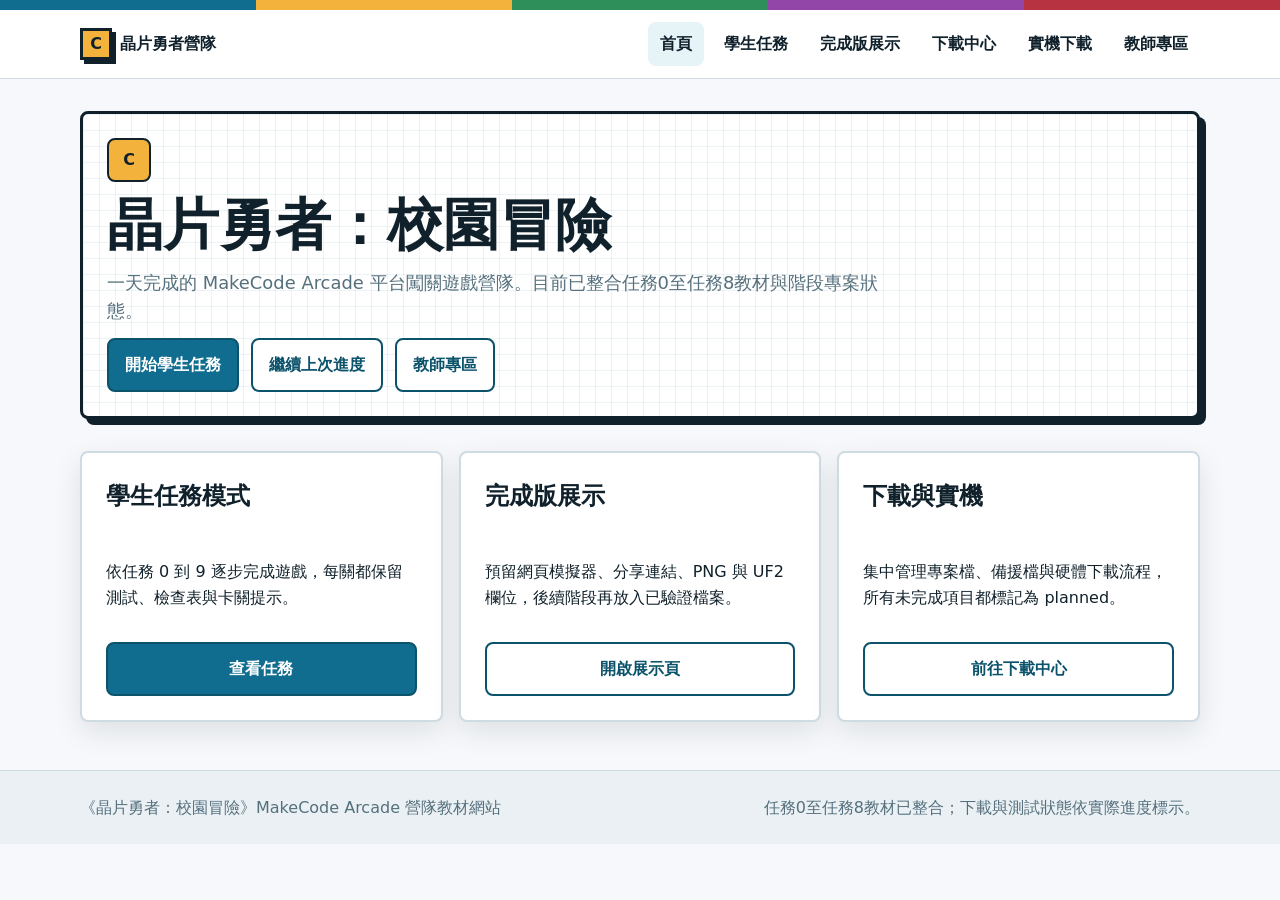
<file: index.html>
<!doctype html>
<html lang="zh-Hant">
  <head>
    <meta charset="utf-8">
    <meta name="viewport" content="width=device-width, initial-scale=1">
    <title>晶片勇者：校園冒險｜MakeCode Arcade營隊</title>
    <link rel="stylesheet" href="css/base.css">
    <link rel="stylesheet" href="css/layout.css">
    <link rel="stylesheet" href="css/components.css">
    <link rel="stylesheet" href="css/pixel-theme.css">
    <link rel="stylesheet" href="css/print.css">
    <script src="js/app.js?v=phase8" defer></script>
  </head>
  <body>
    <a class="skip-link" href="#main">跳到主要內容</a>
    <header class="site-header" data-site-header></header>
    <main class="page" id="main">
      <section class="page-header hero-panel">
        <span class="icon-tile" aria-hidden="true">C</span>
        <h1 class="page-title">晶片勇者：校園冒險</h1>
        <p class="page-lede">一天完成的 MakeCode Arcade 平台闖關遊戲營隊。目前已整合任務0至任務8教材與階段專案狀態。</p>
        <div class="actions">
          <a class="btn" href="student.html">開始學生任務</a>
          <a class="btn secondary" data-continue-link href="lesson.html?lesson=0">繼續上次進度</a>
          <a class="btn secondary" href="teacher.html">教師專區</a>
        </div>
      </section>

      <section class="section grid three" aria-label="主要入口">
        <article class="card"><div class="card-body stack"><h2>學生任務模式</h2><p>依任務 0 到 9 逐步完成遊戲，每關都保留測試、檢查表與卡關提示。</p><a class="btn" href="student.html">查看任務</a></div></article>
        <article class="card"><div class="card-body stack"><h2>完成版展示</h2><p>預留網頁模擬器、分享連結、PNG 與 UF2 欄位，後續階段再放入已驗證檔案。</p><a class="btn secondary" href="playground.html">開啟展示頁</a></div></article>
        <article class="card"><div class="card-body stack"><h2>下載與實機</h2><p>集中管理專案檔、備援檔與硬體下載流程，所有未完成項目都標記為 planned。</p><a class="btn secondary" href="downloads.html">前往下載中心</a></div></article>
      </section>
    </main>
    <footer class="site-footer" data-site-footer></footer>
  </body>
</html>
</file>
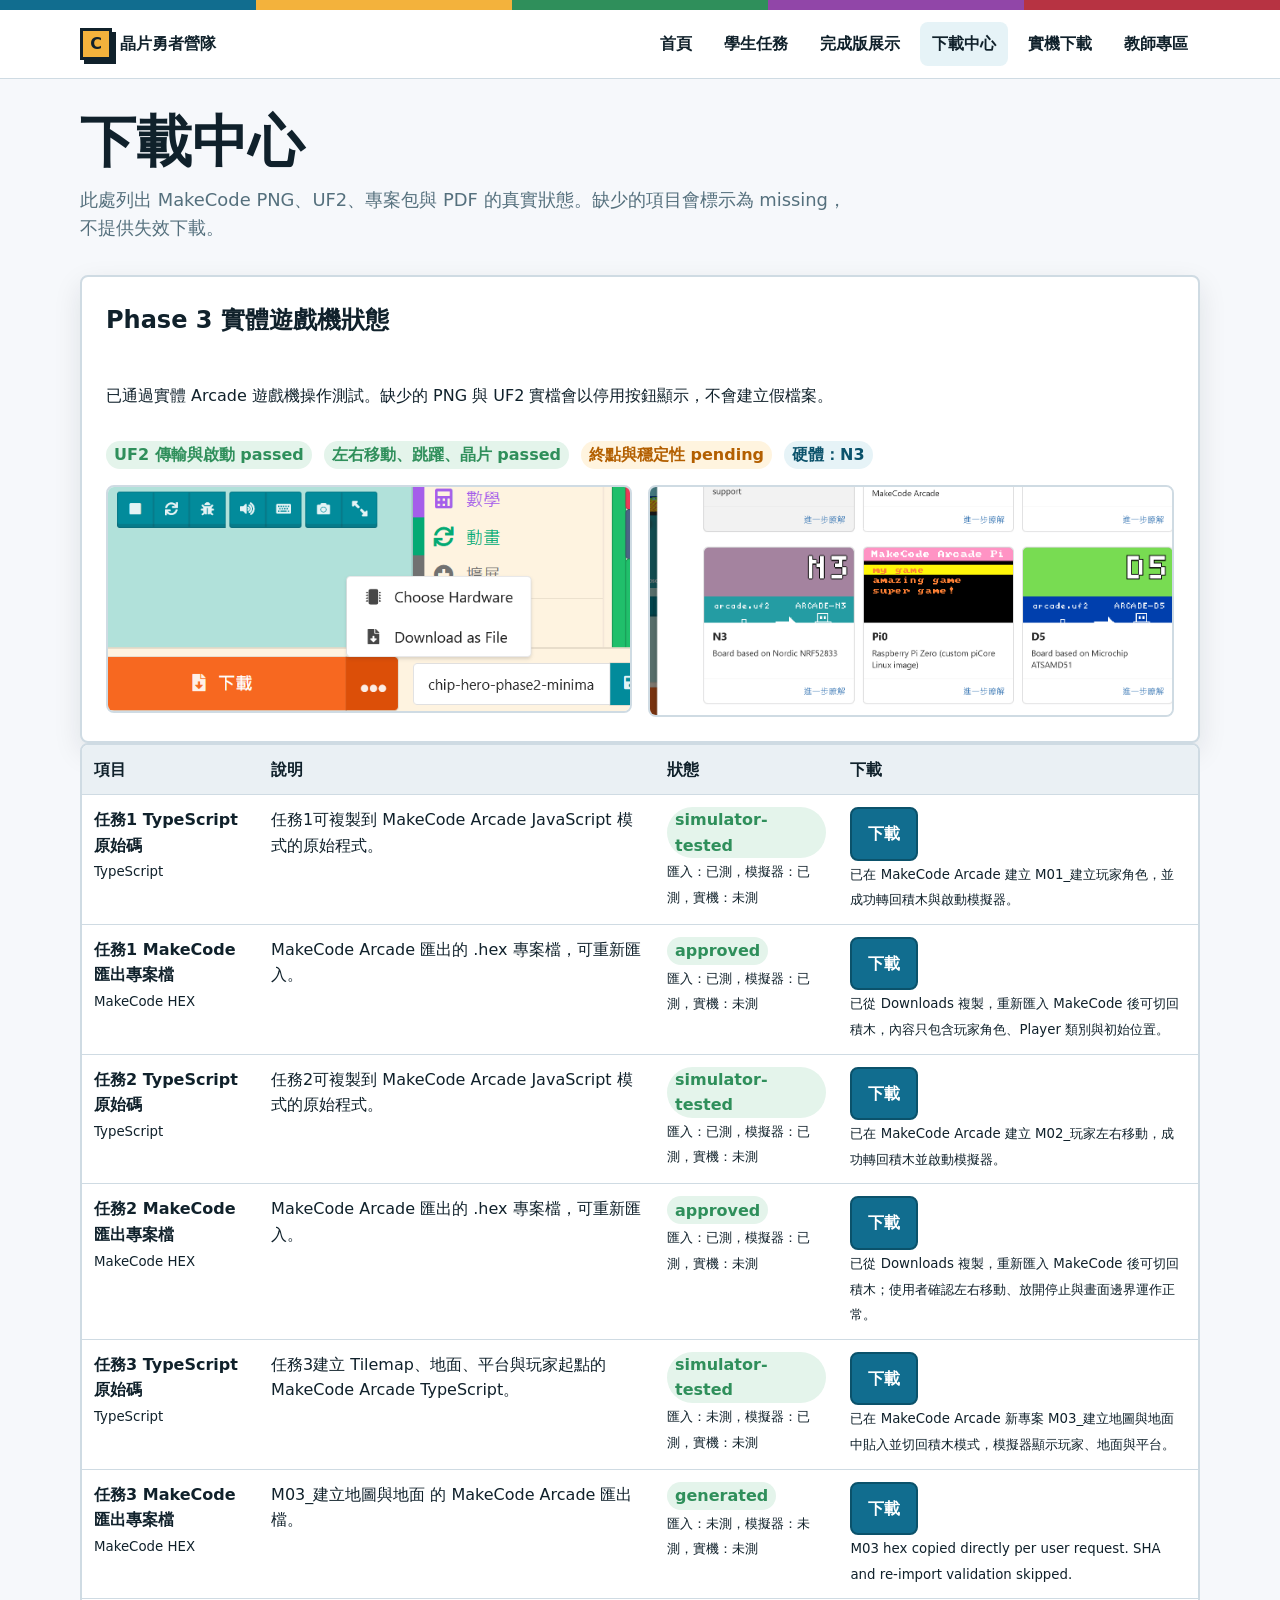
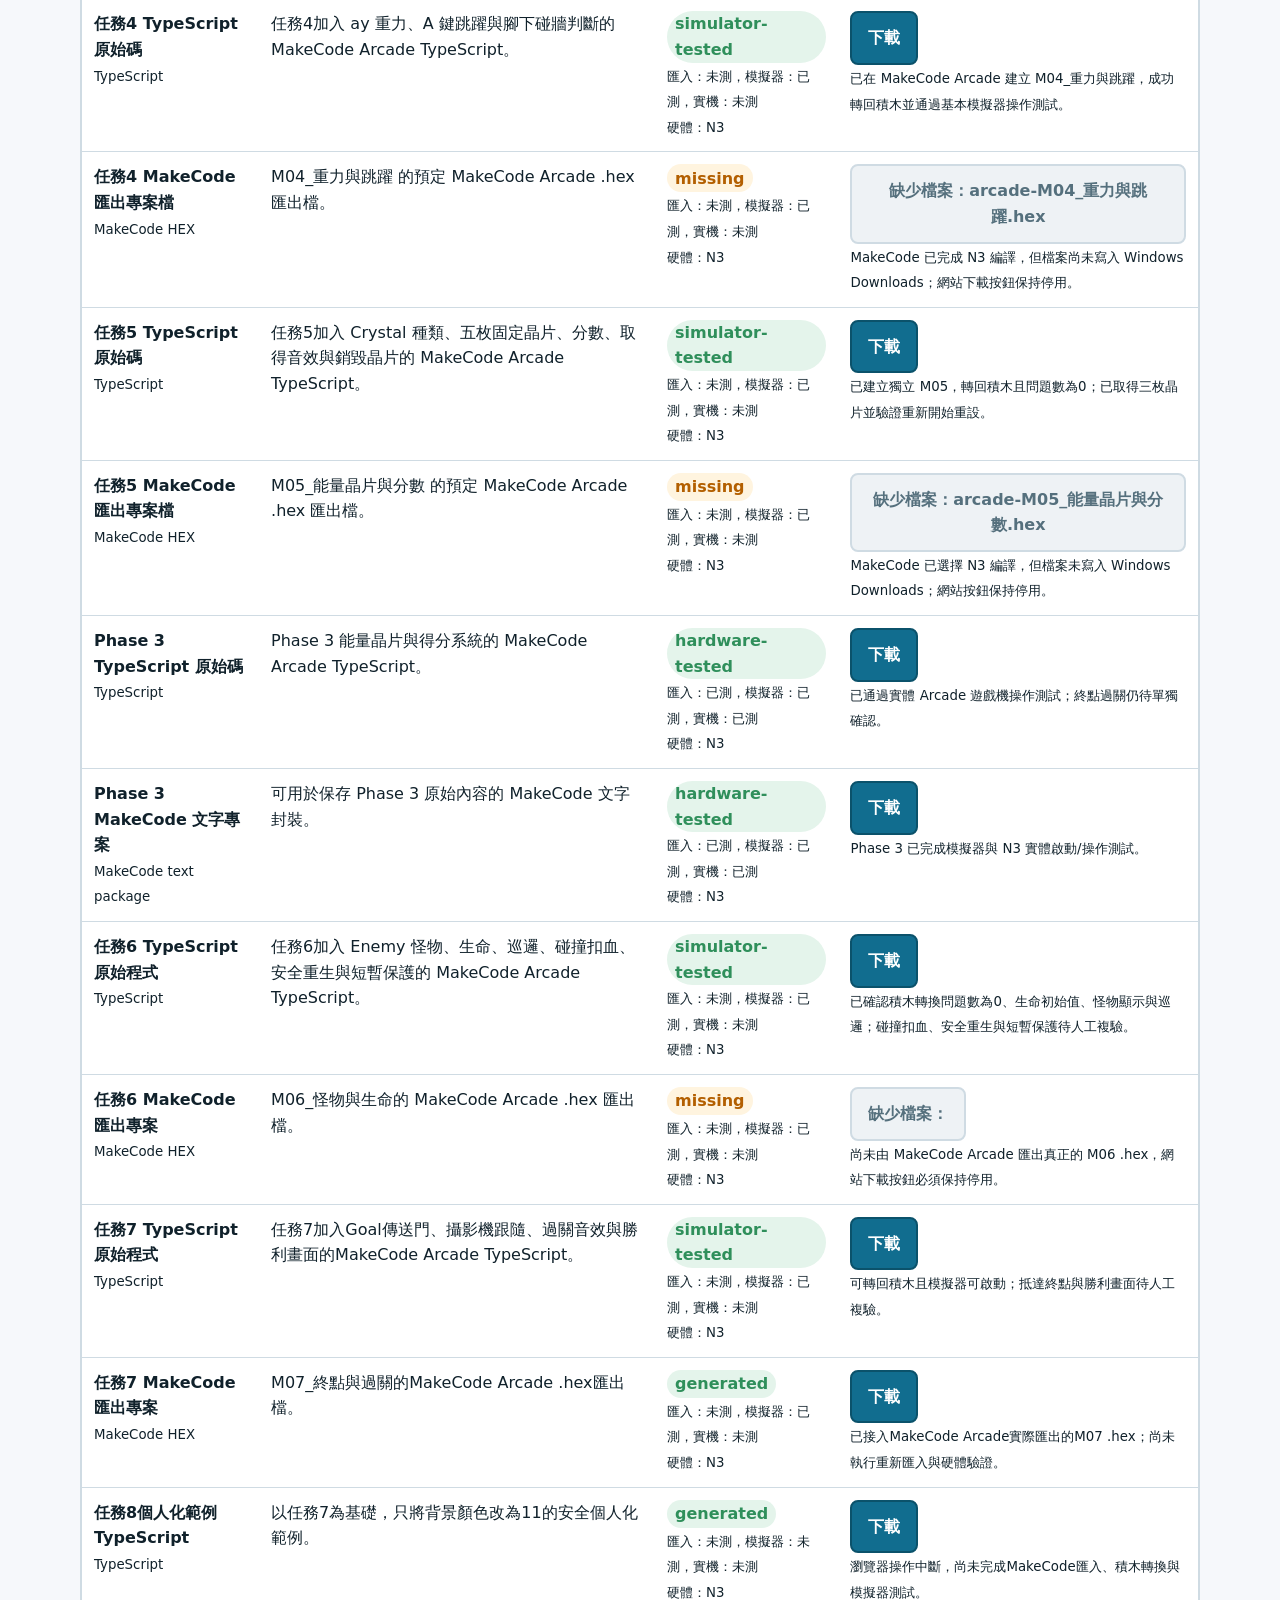
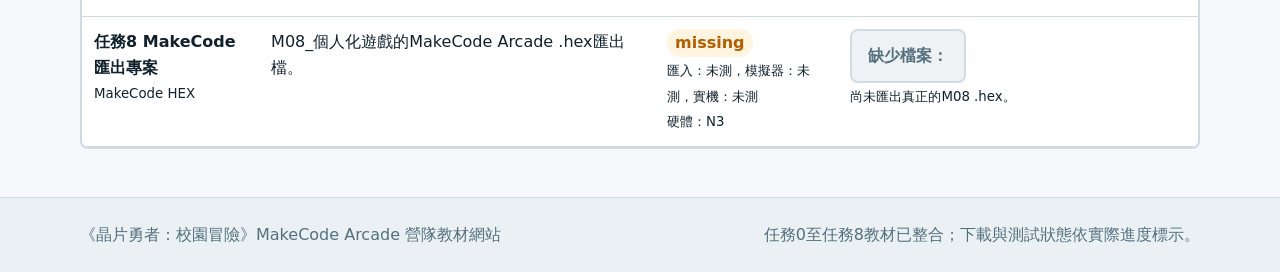
<file: downloads.html>
<!doctype html>
<html lang="zh-Hant">
  <head>
    <meta charset="utf-8">
    <meta name="viewport" content="width=device-width, initial-scale=1">
    <title>下載中心｜晶片勇者營隊</title>
    <link rel="stylesheet" href="css/base.css">
    <link rel="stylesheet" href="css/layout.css">
    <link rel="stylesheet" href="css/components.css">
    <link rel="stylesheet" href="css/pixel-theme.css">
    <script src="js/app.js?v=20260703-m07" defer></script>
    <script src="js/downloads.js?v=20260703-m07" defer></script>
  </head>
  <body>
    <a class="skip-link" href="#main">跳到主要內容</a>
    <header class="site-header" data-site-header></header>
    <main class="page" id="main">
      <header class="page-header">
        <h1 class="page-title">下載中心</h1>
        <p class="page-lede">此處列出 MakeCode PNG、UF2、專案包與 PDF 的真實狀態。缺少的項目會標示為 missing，不提供失效下載。</p>
      </header>
      <section class="section card">
        <div class="card-body stack">
          <h2>Phase 3 實體遊戲機狀態</h2>
          <p>已通過實體 Arcade 遊戲機操作測試。缺少的 PNG 與 UF2 實檔會以停用按鈕顯示，不會建立假檔案。</p>
          <div class="actions">
            <span class="badge good">UF2 傳輸與啟動 passed</span>
            <span class="badge good">左右移動、跳躍、晶片 passed</span>
            <span class="badge warn">終點與穩定性 pending</span>
            <span class="badge">硬體：N3</span>
          </div>
          <div class="grid two">
            <img class="evidence-image" src="assets/screenshots/phase3-hardware-download-options.png" alt="MakeCode Arcade下載選項截圖">
            <img class="evidence-image" src="assets/screenshots/phase3-hardware-n3-selection.png" alt="MakeCode Arcade N3硬體選擇截圖">
          </div>
        </div>
      </section>
      <section data-downloads-table></section>
    </main>
    <footer class="site-footer" data-site-footer></footer>
  </body>
</html>
</file>
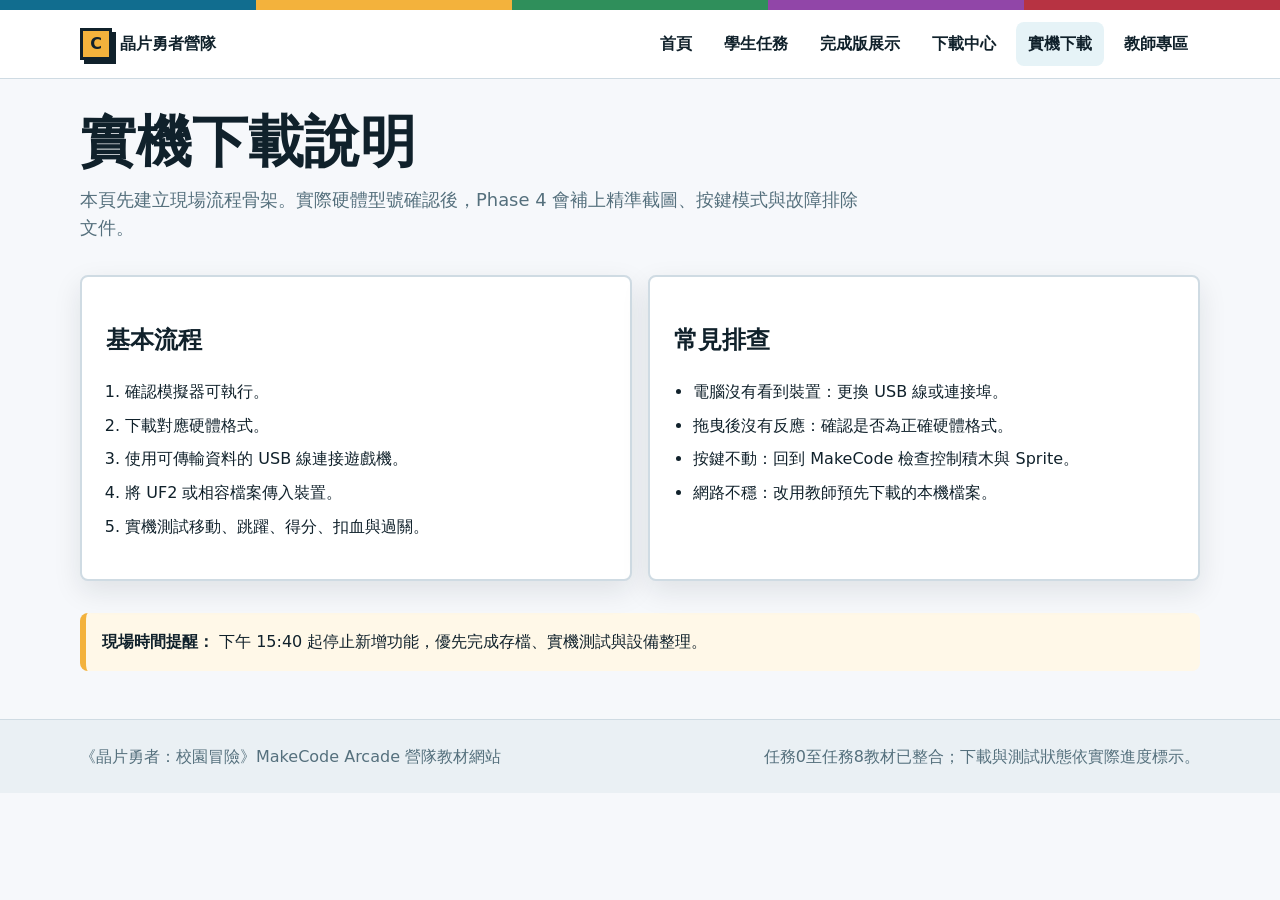
<file: hardware.html>
<!doctype html>
<html lang="zh-Hant">
  <head>
    <meta charset="utf-8">
    <meta name="viewport" content="width=device-width, initial-scale=1">
    <title>實機下載說明｜晶片勇者營隊</title>
    <link rel="stylesheet" href="css/base.css">
    <link rel="stylesheet" href="css/layout.css">
    <link rel="stylesheet" href="css/components.css">
    <link rel="stylesheet" href="css/pixel-theme.css">
    <script src="js/app.js?v=phase8" defer></script>
  </head>
  <body>
    <a class="skip-link" href="#main">跳到主要內容</a>
    <header class="site-header" data-site-header></header>
    <main class="page" id="main">
      <header class="page-header">
        <h1 class="page-title">實機下載說明</h1>
        <p class="page-lede">本頁先建立現場流程骨架。實際硬體型號確認後，Phase 4 會補上精準截圖、按鍵模式與故障排除文件。</p>
      </header>
      <section class="grid two">
        <article class="card"><div class="card-body"><h2>基本流程</h2><ol class="info-list"><li>確認模擬器可執行。</li><li>下載對應硬體格式。</li><li>使用可傳輸資料的 USB 線連接遊戲機。</li><li>將 UF2 或相容檔案傳入裝置。</li><li>實機測試移動、跳躍、得分、扣血與過關。</li></ol></div></article>
        <article class="card"><div class="card-body"><h2>常見排查</h2><ul class="info-list"><li>電腦沒有看到裝置：更換 USB 線或連接埠。</li><li>拖曳後沒有反應：確認是否為正確硬體格式。</li><li>按鍵不動：回到 MakeCode 檢查控制積木與 Sprite。</li><li>網路不穩：改用教師預先下載的本機檔案。</li></ul></div></article>
      </section>
      <section class="section callout">
        <strong>現場時間提醒：</strong>
        <span>下午 15:40 起停止新增功能，優先完成存檔、實機測試與設備整理。</span>
      </section>
    </main>
    <footer class="site-footer" data-site-footer></footer>
  </body>
</html>
</file>
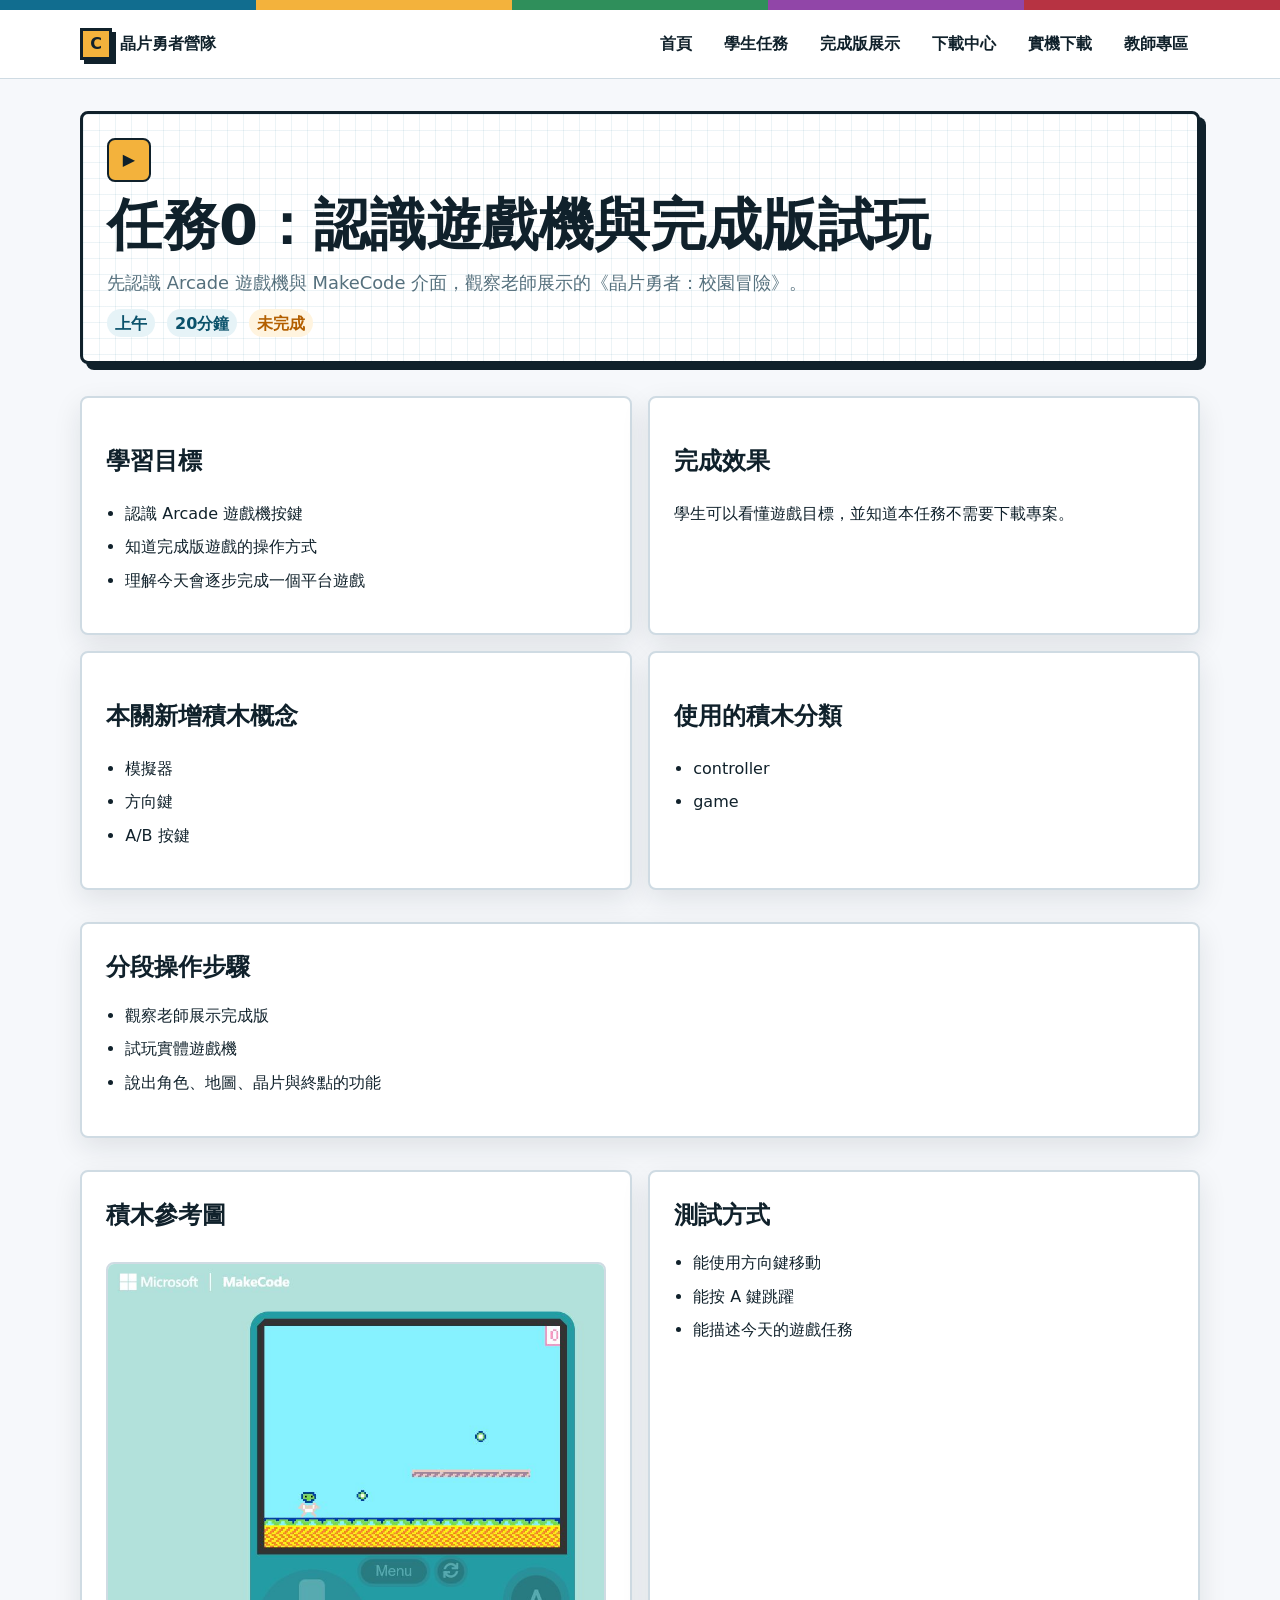
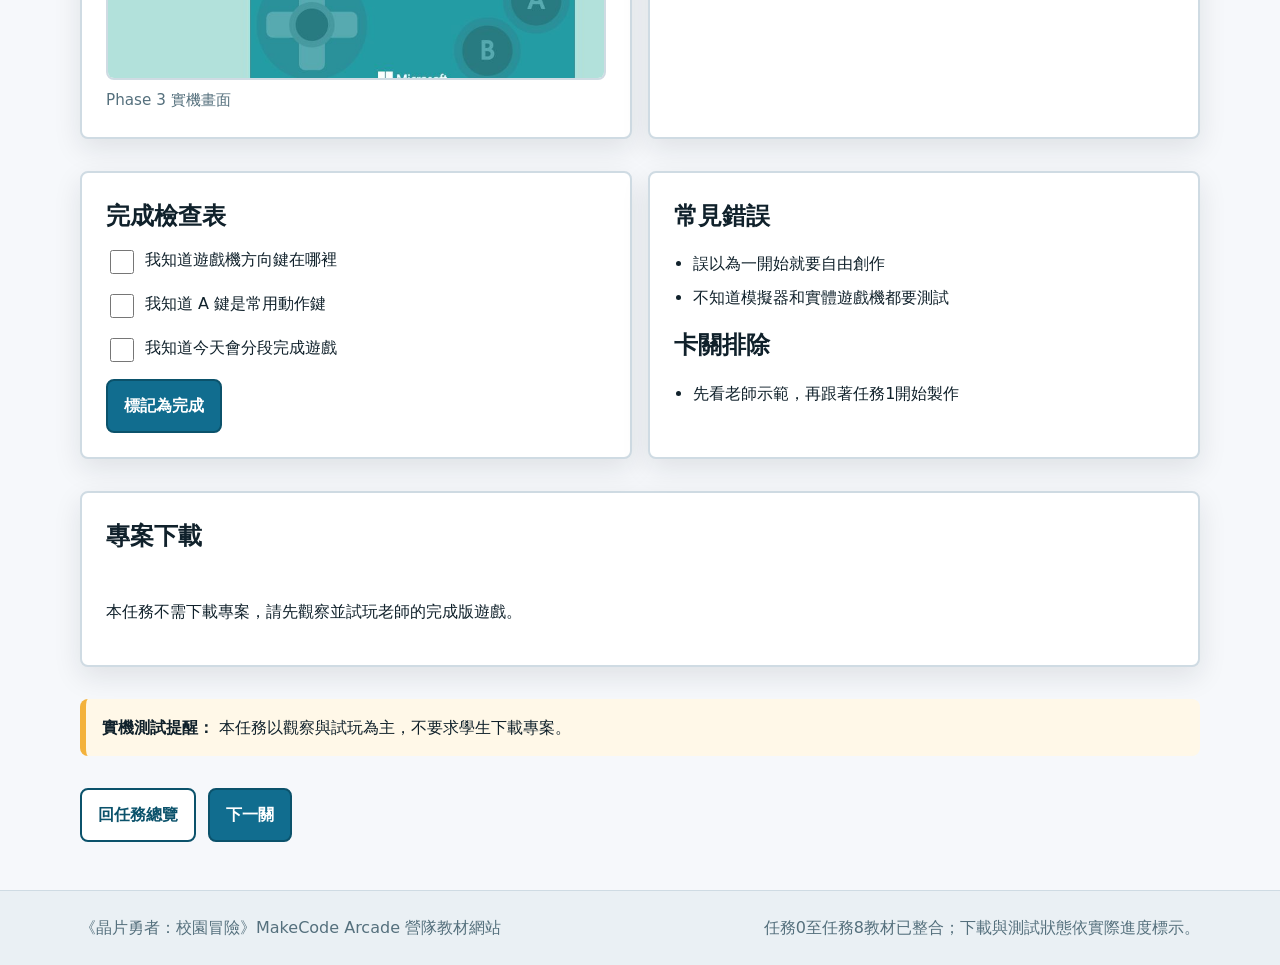
<file: lesson.html>
<!doctype html>
<html lang="zh-Hant">
  <head>
    <meta charset="utf-8">
    <meta name="viewport" content="width=device-width, initial-scale=1">
    <title>任務頁｜晶片勇者營隊</title>
    <link rel="stylesheet" href="css/base.css">
    <link rel="stylesheet" href="css/layout.css">
    <link rel="stylesheet" href="css/components.css">
    <link rel="stylesheet" href="css/pixel-theme.css">
    <script src="js/app.js?v=phase8" defer></script>
    <script src="js/lesson.js" defer></script>
  </head>
  <body>
    <a class="skip-link" href="#main">跳到主要內容</a>
    <header class="site-header" data-site-header></header>
    <main class="page" id="main" data-lesson-root></main>
    <footer class="site-footer" data-site-footer></footer>
  </body>
</html>
</file>
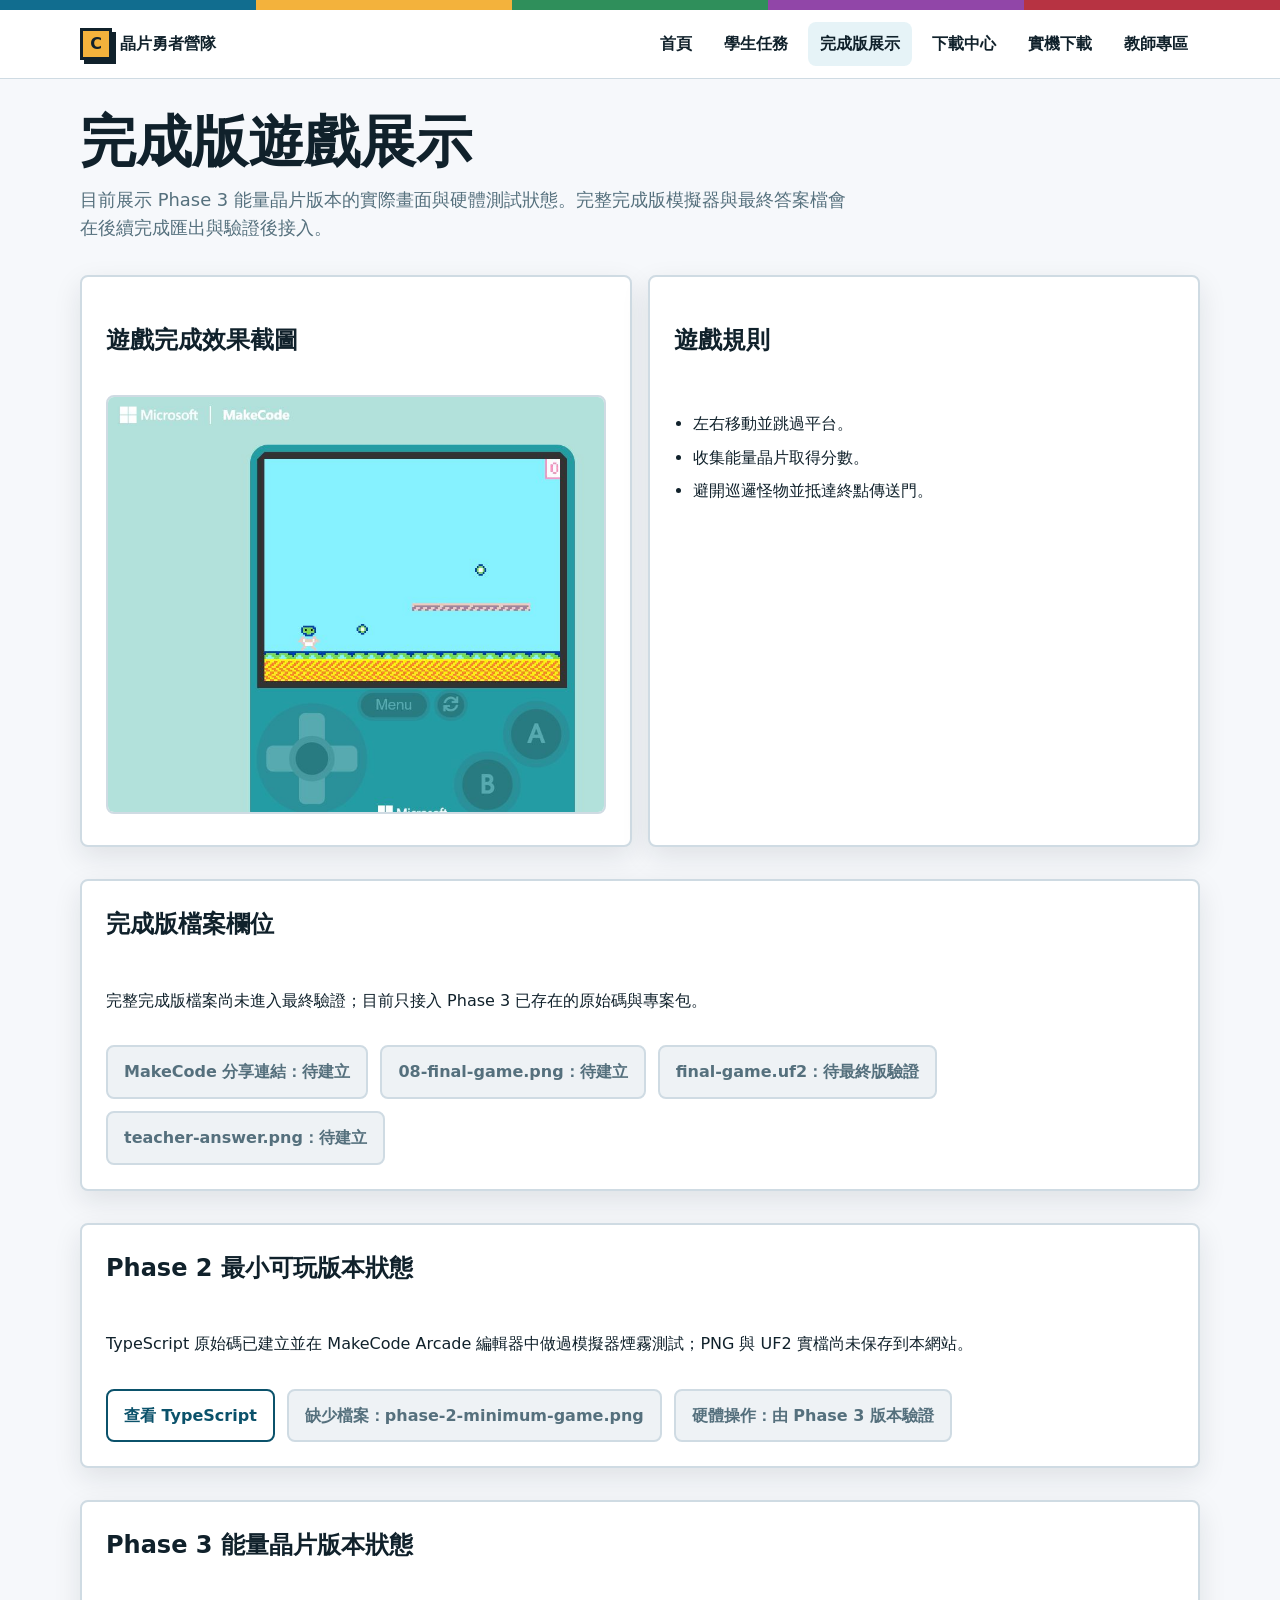
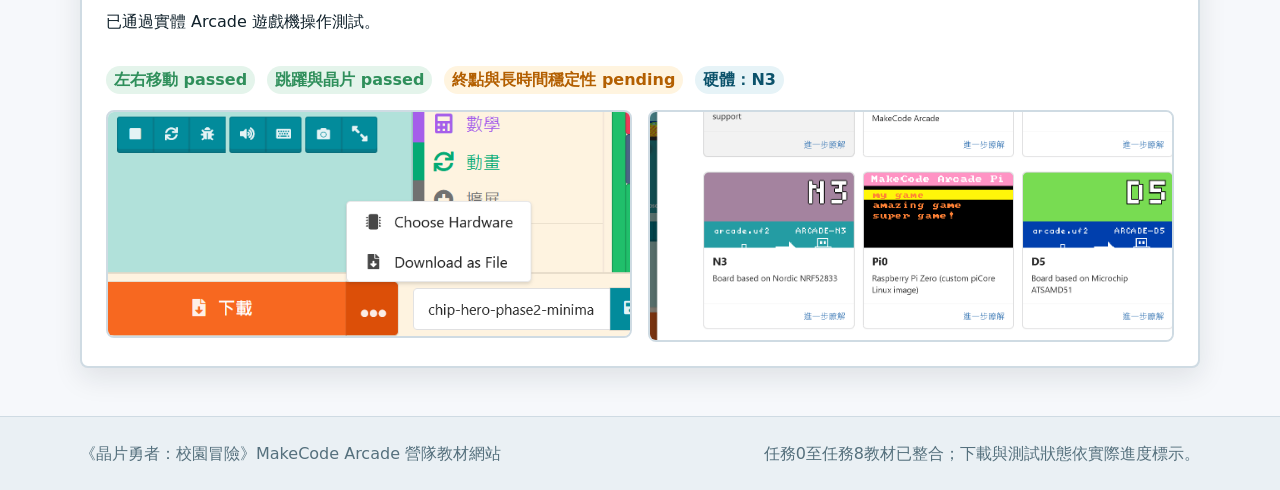
<file: playground.html>
<!doctype html>
<html lang="zh-Hant">
  <head>
    <meta charset="utf-8">
    <meta name="viewport" content="width=device-width, initial-scale=1">
    <title>完成版遊戲展示｜晶片勇者營隊</title>
    <link rel="stylesheet" href="css/base.css">
    <link rel="stylesheet" href="css/layout.css">
    <link rel="stylesheet" href="css/components.css">
    <link rel="stylesheet" href="css/pixel-theme.css">
    <script src="js/app.js?v=phase8" defer></script>
  </head>
  <body>
    <a class="skip-link" href="#main">跳到主要內容</a>
    <header class="site-header" data-site-header></header>
    <main class="page" id="main">
      <header class="page-header">
        <h1 class="page-title">完成版遊戲展示</h1>
        <p class="page-lede">目前展示 Phase 3 能量晶片版本的實際畫面與硬體測試狀態。完整完成版模擬器與最終答案檔會在後續完成匯出與驗證後接入。</p>
      </header>
      <section class="grid two">
        <div class="card"><div class="card-body stack"><h2>遊戲完成效果截圖</h2><a href="assets/screenshots/phase-3-game-preview.png" target="_blank" rel="noopener"><img class="evidence-image" src="assets/screenshots/phase-3-game-preview.png" alt="Phase 3能量晶片遊戲畫面"></a></div></div>
        <div class="card"><div class="card-body stack"><h2>遊戲規則</h2><ul class="info-list"><li>左右移動並跳過平台。</li><li>收集能量晶片取得分數。</li><li>避開巡邏怪物並抵達終點傳送門。</li></ul></div></div>
      </section>
      <section class="section card">
        <div class="card-body stack">
          <h2>完成版檔案欄位</h2>
          <p>完整完成版檔案尚未進入最終驗證；目前只接入 Phase 3 已存在的原始碼與專案包。</p>
          <div class="actions">
            <button class="btn is-disabled" disabled>MakeCode 分享連結：待建立</button>
            <button class="btn is-disabled" disabled>08-final-game.png：待建立</button>
            <button class="btn is-disabled" disabled>final-game.uf2：待最終版驗證</button>
            <button class="btn is-disabled" disabled>teacher-answer.png：待建立</button>
          </div>
        </div>
      </section>
      <section class="section card">
        <div class="card-body stack">
          <h2>Phase 2 最小可玩版本狀態</h2>
          <p>TypeScript 原始碼已建立並在 MakeCode Arcade 編輯器中做過模擬器煙霧測試；PNG 與 UF2 實檔尚未保存到本網站。</p>
          <div class="actions">
            <a class="btn secondary" href="arcade-projects/phase2-minimal/main.ts">查看 TypeScript</a>
            <button class="btn is-disabled" disabled>缺少檔案：phase-2-minimum-game.png</button>
            <button class="btn is-disabled" disabled>硬體操作：由 Phase 3 版本驗證</button>
          </div>
        </div>
      </section>
      <section class="section card">
        <div class="card-body stack">
          <h2>Phase 3 能量晶片版本狀態</h2>
          <p>已通過實體 Arcade 遊戲機操作測試。</p>
          <div class="actions">
            <span class="badge good">左右移動 passed</span>
            <span class="badge good">跳躍與晶片 passed</span>
            <span class="badge warn">終點與長時間穩定性 pending</span>
            <span class="badge">硬體：N3</span>
          </div>
          <div class="grid two">
            <img class="evidence-image" src="assets/screenshots/phase3-hardware-download-options.png" alt="Phase 3下載選項截圖">
            <img class="evidence-image" src="assets/screenshots/phase3-hardware-n3-selection.png" alt="Phase 3 N3硬體選擇截圖">
          </div>
        </div>
      </section>
    </main>
    <footer class="site-footer" data-site-footer></footer>
  </body>
</html>
</file>
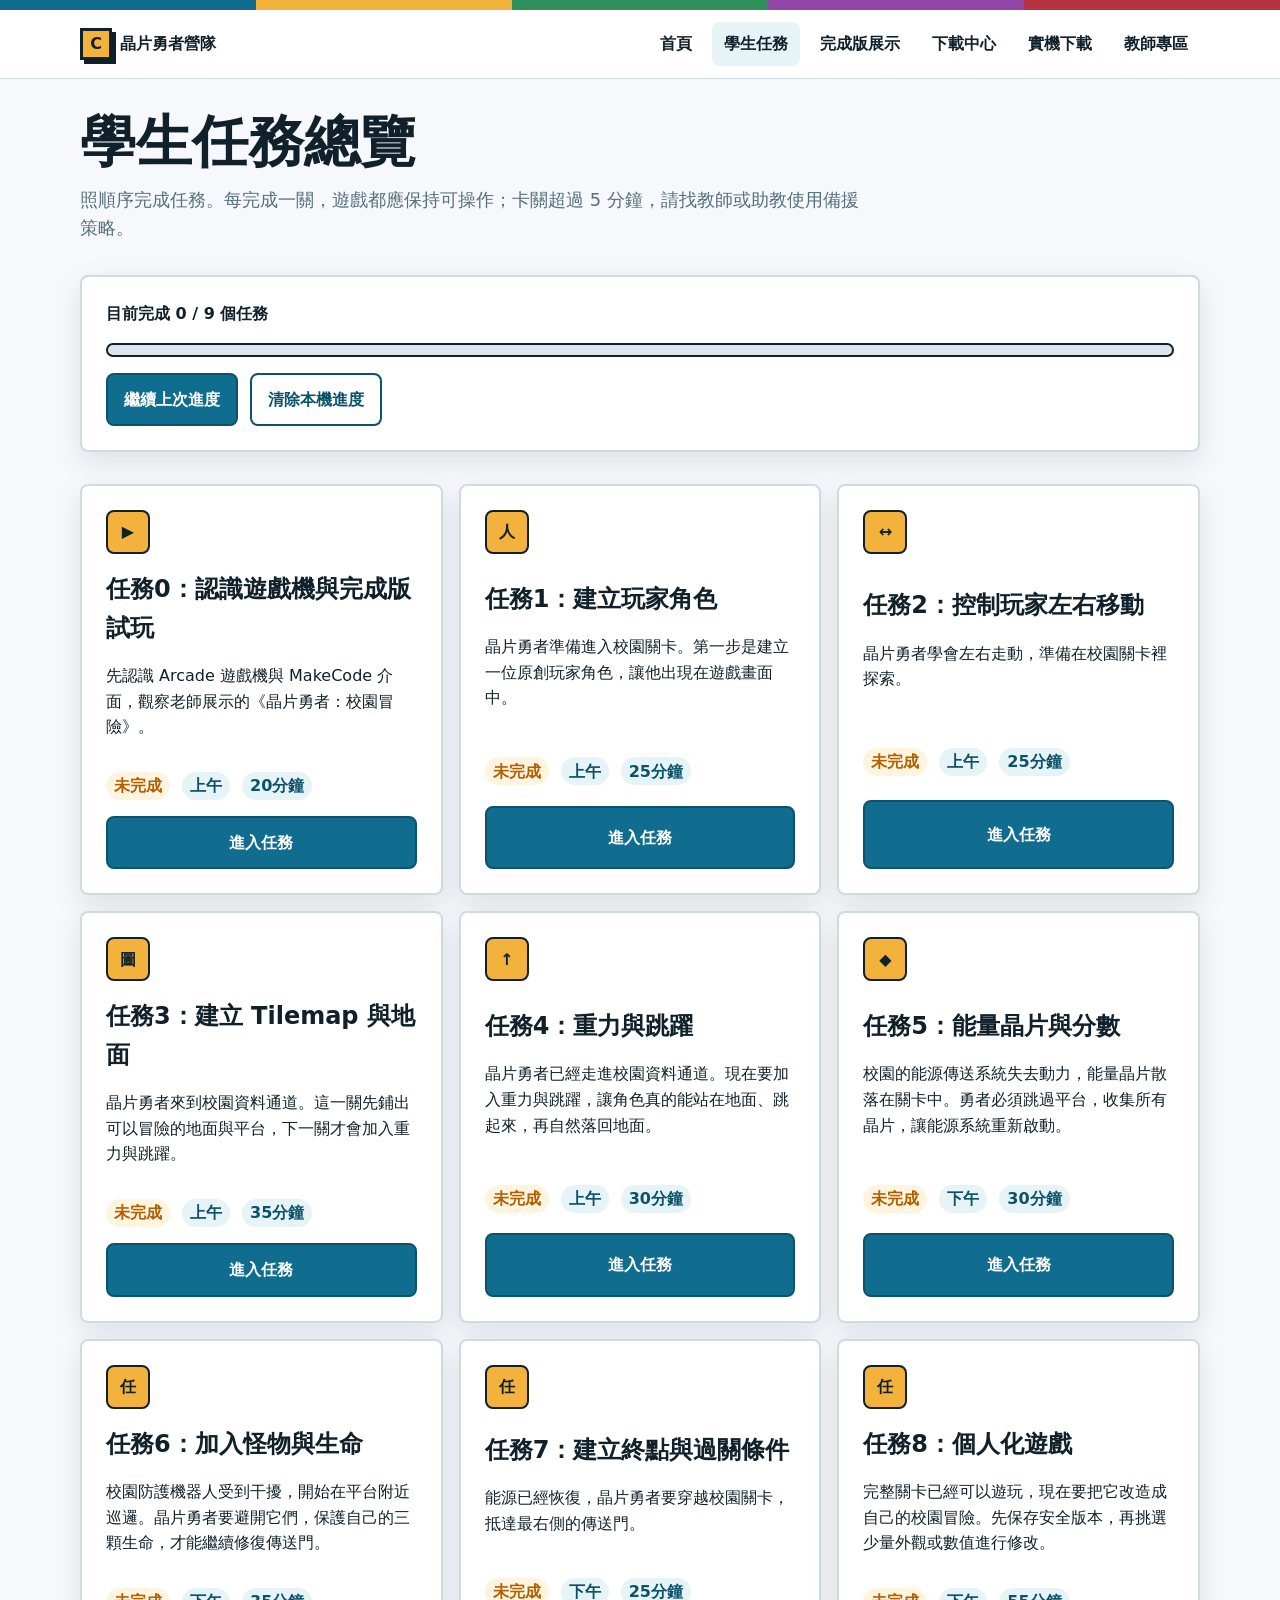
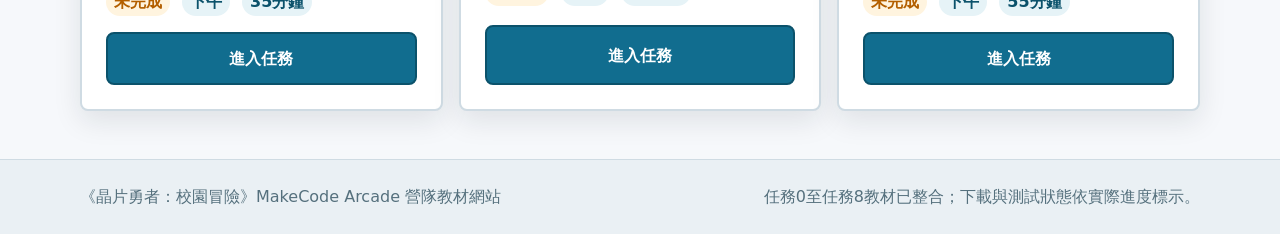
<file: student.html>
<!doctype html>
<html lang="zh-Hant">
  <head>
    <meta charset="utf-8">
    <meta name="viewport" content="width=device-width, initial-scale=1">
    <title>學生任務總覽｜晶片勇者營隊</title>
    <link rel="stylesheet" href="css/base.css">
    <link rel="stylesheet" href="css/layout.css">
    <link rel="stylesheet" href="css/components.css">
    <link rel="stylesheet" href="css/pixel-theme.css">
    <script src="js/app.js?v=phase8" defer></script>
    <script src="js/student.js" defer></script>
  </head>
  <body>
    <a class="skip-link" href="#main">跳到主要內容</a>
    <header class="site-header" data-site-header></header>
    <main class="page" id="main">
      <header class="page-header">
        <h1 class="page-title">學生任務總覽</h1>
        <p class="page-lede">照順序完成任務。每完成一關，遊戲都應保持可操作；卡關超過 5 分鐘，請找教師或助教使用備援策略。</p>
      </header>
      <section data-progress-summary class="section"></section>
      <section class="section grid three" data-lessons-list aria-label="任務列表"></section>
    </main>
    <footer class="site-footer" data-site-footer></footer>
  </body>
</html>
</file>
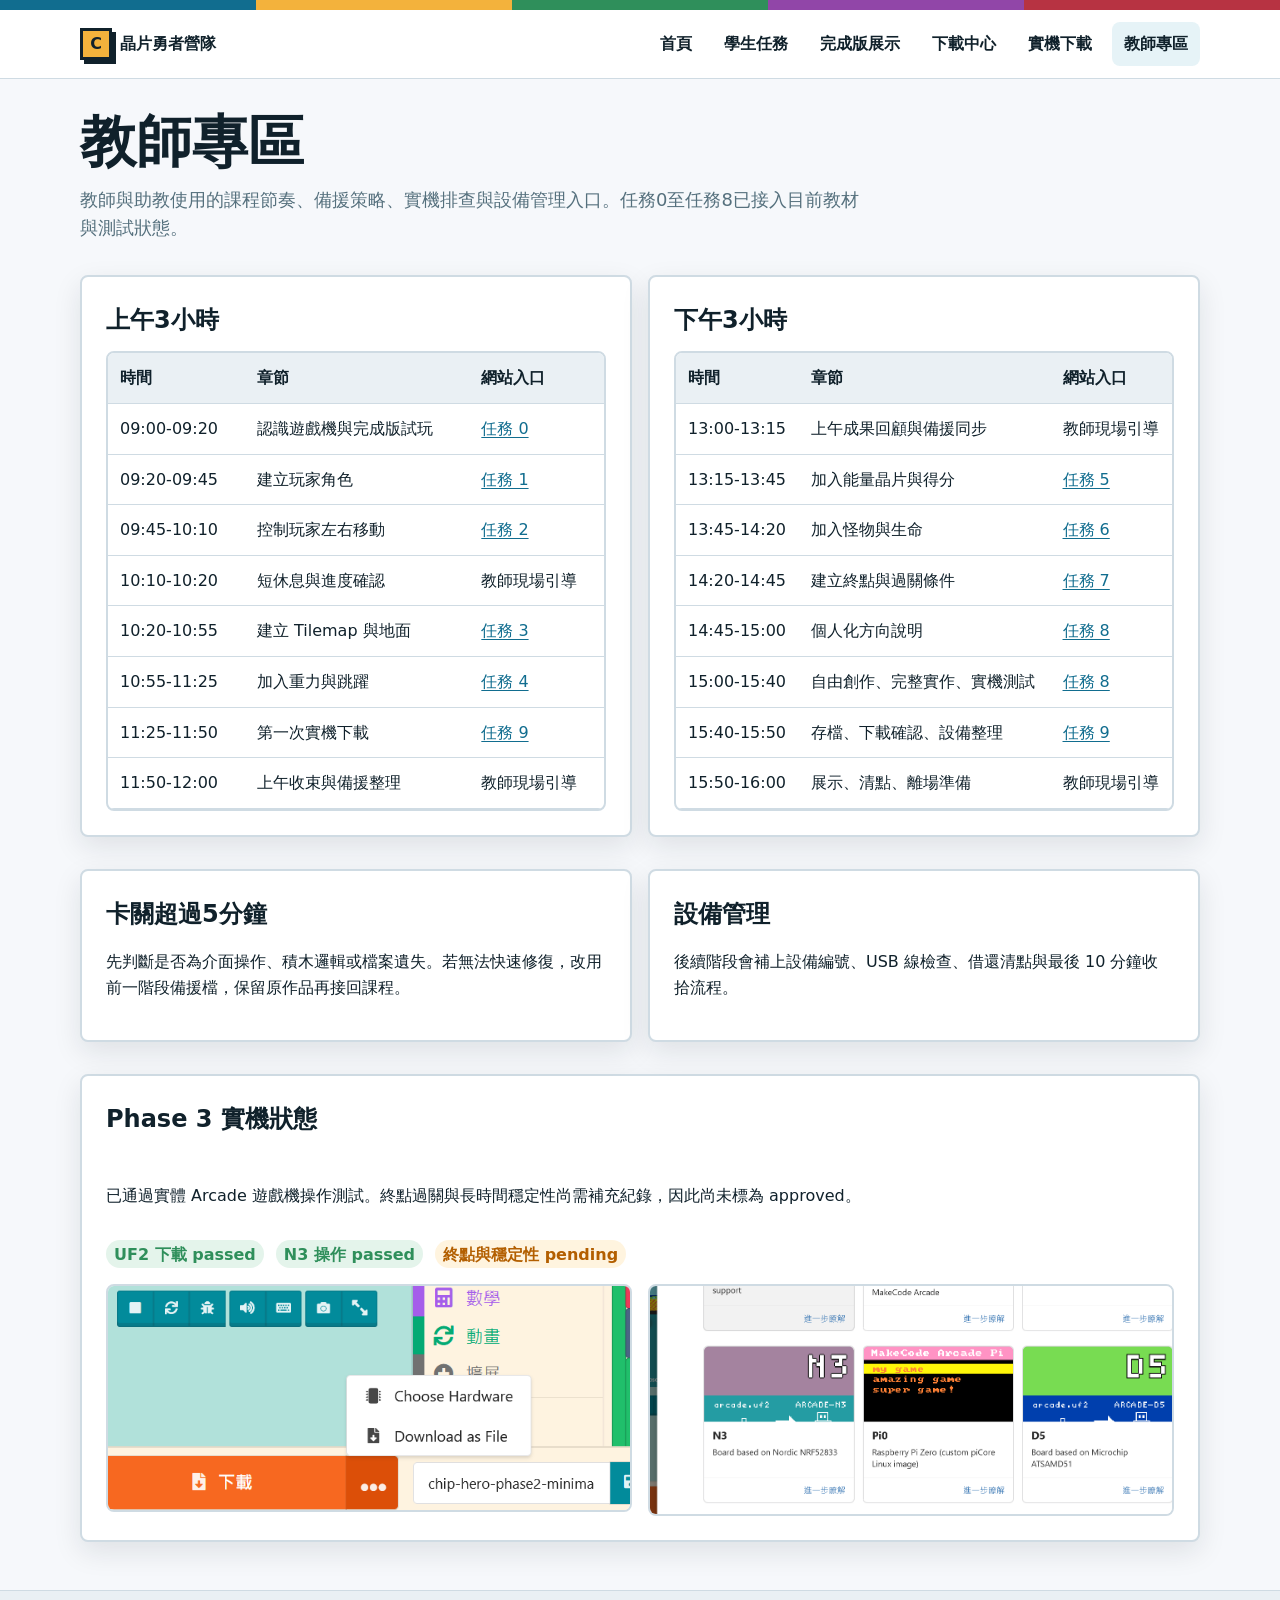
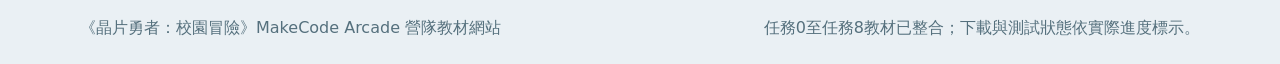
<file: teacher.html>
<!doctype html>
<html lang="zh-Hant">
  <head>
    <meta charset="utf-8">
    <meta name="viewport" content="width=device-width, initial-scale=1">
    <title>教師專區｜晶片勇者營隊</title>
    <link rel="stylesheet" href="css/base.css">
    <link rel="stylesheet" href="css/layout.css">
    <link rel="stylesheet" href="css/components.css">
    <link rel="stylesheet" href="css/pixel-theme.css">
    <script src="js/app.js?v=phase8" defer></script>
    <script src="js/teacher.js" defer></script>
  </head>
  <body>
    <a class="skip-link" href="#main">跳到主要內容</a>
    <header class="site-header" data-site-header></header>
    <main class="page" id="main">
      <header class="page-header">
        <h1 class="page-title">教師專區</h1>
        <p class="page-lede">教師與助教使用的課程節奏、備援策略、實機排查與設備管理入口。任務0至任務8已接入目前教材與測試狀態。</p>
      </header>
      <section class="section grid two" data-schedule></section>
      <section class="section grid two">
        <article class="card"><div class="card-body"><h2>卡關超過5分鐘</h2><p>先判斷是否為介面操作、積木邏輯或檔案遺失。若無法快速修復，改用前一階段備援檔，保留原作品再接回課程。</p></div></article>
        <article class="card"><div class="card-body"><h2>設備管理</h2><p>後續階段會補上設備編號、USB 線檢查、借還清點與最後 10 分鐘收拾流程。</p></div></article>
      </section>
      <section class="section card">
        <div class="card-body stack">
          <h2>Phase 3 實機狀態</h2>
          <p>已通過實體 Arcade 遊戲機操作測試。終點過關與長時間穩定性尚需補充紀錄，因此尚未標為 approved。</p>
          <div class="actions">
            <span class="badge good">UF2 下載 passed</span>
            <span class="badge good">N3 操作 passed</span>
            <span class="badge warn">終點與穩定性 pending</span>
          </div>
          <div class="grid two">
            <img class="evidence-image" src="assets/screenshots/phase3-hardware-download-options.png" alt="Phase 3 MakeCode下載選項截圖">
            <img class="evidence-image" src="assets/screenshots/phase3-hardware-n3-selection.png" alt="Phase 3 N3硬體選擇截圖">
          </div>
        </div>
      </section>
    </main>
    <footer class="site-footer" data-site-footer></footer>
  </body>
</html>
</file>
<file: css/base.css>
:root {
  --color-ink: #10212b;
  --color-muted: #55707d;
  --color-bg: #f6f8fb;
  --color-surface: #ffffff;
  --color-line: #cfdbe3;
  --color-primary: #116d8f;
  --color-primary-dark: #0b526b;
  --color-accent: #f3b23c;
  --color-good: #2f8f5b;
  --color-warn: #b35f00;
  --color-danger: #b73342;
  --shadow-soft: 0 10px 28px rgba(16, 33, 43, 0.1);
  --radius: 8px;
  --space-1: 0.25rem;
  --space-2: 0.5rem;
  --space-3: 0.75rem;
  --space-4: 1rem;
  --space-5: 1.5rem;
  --space-6: 2rem;
  --space-7: 3rem;
  --font-ui: "Noto Sans TC", "Microsoft JhengHei", system-ui, sans-serif;
}

* {
  box-sizing: border-box;
}

html {
  min-width: 320px;
  color: var(--color-ink);
  background: var(--color-bg);
  font-family: var(--font-ui);
  line-height: 1.6;
}

body {
  margin: 0;
}

a {
  color: var(--color-primary);
  text-decoration-thickness: 0.08em;
  text-underline-offset: 0.18em;
}

img {
  max-width: 100%;
  height: auto;
}

button,
input,
select {
  font: inherit;
}

:focus-visible {
  outline: 3px solid var(--color-accent);
  outline-offset: 3px;
}

.skip-link {
  position: absolute;
  top: -48px;
  left: var(--space-4);
  z-index: 20;
  padding: var(--space-2) var(--space-3);
  background: var(--color-ink);
  color: #fff;
}

.skip-link:focus {
  top: var(--space-4);
}
</file>
<file: css/layout.css>
.site-header {
  position: sticky;
  top: 0;
  z-index: 10;
  border-bottom: 1px solid var(--color-line);
  background: rgba(255, 255, 255, 0.96);
}

.nav-wrap,
.page,
.footer-inner {
  width: min(1120px, calc(100% - 32px));
  margin: 0 auto;
}

.nav-wrap {
  display: flex;
  align-items: center;
  justify-content: space-between;
  gap: var(--space-4);
  padding: var(--space-3) 0;
}

.brand {
  display: inline-flex;
  align-items: center;
  gap: var(--space-2);
  min-height: 44px;
  color: var(--color-ink);
  font-weight: 800;
  text-decoration: none;
}

.brand-mark {
  display: grid;
  width: 32px;
  height: 32px;
  place-items: center;
  border: 3px solid var(--color-ink);
  background: var(--color-accent);
  box-shadow: 4px 4px 0 var(--color-ink);
}

.nav-toggle {
  display: none;
}

.nav-list {
  display: flex;
  align-items: center;
  gap: var(--space-2);
  margin: 0;
  padding: 0;
  list-style: none;
}

.nav-link {
  display: inline-flex;
  align-items: center;
  min-height: 44px;
  padding: var(--space-2) var(--space-3);
  border-radius: var(--radius);
  color: var(--color-ink);
  font-weight: 700;
  text-decoration: none;
}

.nav-link[aria-current="page"],
.nav-link:hover {
  background: #e6f3f7;
}

.page {
  padding: var(--space-6) 0 var(--space-7);
}

.page-header {
  display: grid;
  gap: var(--space-3);
  margin-bottom: var(--space-6);
}

.page-title {
  margin: 0;
  font-size: clamp(2rem, 5vw, 3.5rem);
  line-height: 1.12;
}

.page-lede {
  max-width: 780px;
  margin: 0;
  color: var(--color-muted);
  font-size: 1.12rem;
}

.grid {
  display: grid;
  gap: var(--space-4);
}

.grid.two {
  grid-template-columns: repeat(2, minmax(0, 1fr));
}

.grid.three {
  grid-template-columns: repeat(3, minmax(0, 1fr));
}

.section {
  margin-top: var(--space-6);
}

.section h2 {
  margin: 0 0 var(--space-3);
}

.site-footer {
  border-top: 1px solid var(--color-line);
  background: #eaf0f4;
}

.footer-inner {
  display: flex;
  justify-content: space-between;
  gap: var(--space-4);
  padding: var(--space-5) 0;
  color: var(--color-muted);
}

@media (max-width: 820px) {
  .nav-wrap {
    align-items: stretch;
    flex-direction: column;
  }

  .nav-toggle {
    display: inline-flex;
    align-items: center;
    justify-content: center;
    min-height: 44px;
    border: 2px solid var(--color-ink);
    border-radius: var(--radius);
    background: var(--color-surface);
    color: var(--color-ink);
    font-weight: 800;
  }

  .nav-list {
    display: none;
    flex-direction: column;
    align-items: stretch;
  }

  .nav-list.is-open {
    display: flex;
  }

  .nav-link {
    justify-content: center;
  }

  .grid.two,
  .grid.three {
    grid-template-columns: 1fr;
  }

  .footer-inner {
    flex-direction: column;
  }
}
</file>
<file: css/components.css>
.card {
  border: 2px solid var(--color-line);
  border-radius: var(--radius);
  background: var(--color-surface);
  box-shadow: var(--shadow-soft);
}

.card-body {
  padding: var(--space-5);
}

.stack {
  display: grid;
  gap: var(--space-4);
}

.actions {
  display: flex;
  flex-wrap: wrap;
  gap: var(--space-3);
  align-items: center;
}

.btn {
  display: inline-flex;
  align-items: center;
  justify-content: center;
  min-height: 48px;
  padding: var(--space-3) var(--space-4);
  border: 2px solid var(--color-primary-dark);
  border-radius: var(--radius);
  background: var(--color-primary);
  color: #fff;
  font-weight: 800;
  text-decoration: none;
  cursor: pointer;
}

.btn.secondary {
  background: var(--color-surface);
  color: var(--color-primary-dark);
}

.btn.warning {
  border-color: var(--color-warn);
  background: #fff4df;
  color: #744000;
}

.btn[disabled],
.btn.is-disabled {
  border-color: var(--color-line);
  background: #eef2f5;
  color: var(--color-muted);
  cursor: not-allowed;
}

.badge {
  display: inline-flex;
  align-items: center;
  min-height: 28px;
  padding: 0 var(--space-2);
  border-radius: 999px;
  background: #e6f3f7;
  color: var(--color-primary-dark);
  font-weight: 800;
}

.badge.warn {
  background: #fff4df;
  color: var(--color-warn);
}

.badge.good {
  background: #e4f4eb;
  color: var(--color-good);
}

.mission-card {
  display: grid;
  gap: var(--space-3);
  min-height: 100%;
}

.mission-card h2,
.mission-card h3 {
  margin: 0;
}

.progress-bar {
  overflow: hidden;
  height: 14px;
  border: 2px solid var(--color-ink);
  border-radius: 999px;
  background: #dbe5eb;
}

.progress-bar span {
  display: block;
  height: 100%;
  background: var(--color-good);
}

.info-list {
  display: grid;
  gap: var(--space-2);
  padding-left: 1.2rem;
}

.callout {
  border-left: 6px solid var(--color-accent);
  border-radius: var(--radius);
  background: #fff8e8;
  padding: var(--space-4);
}

.asset-empty {
  display: grid;
  min-height: 220px;
  place-items: center;
  border: 3px dashed var(--color-line);
  border-radius: var(--radius);
  background: #f8fbfd;
  color: var(--color-muted);
  text-align: center;
  padding: var(--space-5);
}

.table-wrap {
  overflow-x: auto;
  border: 2px solid var(--color-line);
  border-radius: var(--radius);
  background: var(--color-surface);
}

table {
  width: 100%;
  border-collapse: collapse;
}

th,
td {
  padding: var(--space-3);
  border-bottom: 1px solid var(--color-line);
  text-align: left;
  vertical-align: top;
}

th {
  background: #eaf0f4;
}

.check-item {
  display: flex;
  gap: var(--space-2);
  align-items: flex-start;
  min-height: 44px;
}

.check-item input {
  width: 24px;
  height: 24px;
  margin-top: 0.2rem;
}

.evidence-image {
  width: 100%;
  border: 2px solid var(--color-line);
  border-radius: var(--radius);
  background: var(--color-surface);
}

.status-list {
  display: grid;
  gap: var(--space-2);
  margin: 0;
  padding-left: 1.2rem;
}

.asset-gallery {
  display: grid;
  grid-template-columns: repeat(auto-fit, minmax(220px, 1fr));
  gap: var(--space-4);
}

.asset-figure {
  margin: 0;
}

.asset-figure.is-preview {
  max-width: 520px;
}

.asset-figure.is-block {
  grid-column: span 2;
}

.asset-figure img {
  display: block;
}

.asset-figure figcaption {
  margin-top: var(--space-2);
  color: var(--color-muted);
  font-size: 0.95rem;
}

@media (max-width: 900px) {
  .lesson-media-grid,
  .asset-gallery {
    grid-template-columns: 1fr;
  }

  .asset-figure.is-block {
    grid-column: span 1;
  }
}
</file>
<file: css/pixel-theme.css>
.pixel-strip {
  min-height: 10px;
  background:
    linear-gradient(90deg, var(--color-primary) 0 20%, var(--color-accent) 20% 40%, var(--color-good) 40% 60%, #9146a8 60% 80%, var(--color-danger) 80% 100%);
}

.hero-panel {
  border: 3px solid var(--color-ink);
  border-radius: var(--radius);
  background:
    linear-gradient(90deg, rgba(17, 109, 143, 0.08) 1px, transparent 1px),
    linear-gradient(rgba(17, 109, 143, 0.08) 1px, transparent 1px),
    var(--color-surface);
  background-size: 16px 16px;
  box-shadow: 6px 6px 0 var(--color-ink);
  padding: var(--space-5);
}

.icon-tile {
  display: inline-grid;
  width: 44px;
  height: 44px;
  place-items: center;
  border: 2px solid var(--color-ink);
  border-radius: var(--radius);
  background: var(--color-accent);
  color: var(--color-ink);
  font-weight: 900;
}
</file>
<file: css/print.css>
@media print {
  .site-header,
  .site-footer,
  .actions {
    display: none;
  }

  body {
    background: #fff;
    color: #000;
  }

  .page {
    width: 100%;
    padding: 0;
  }
}
</file>
